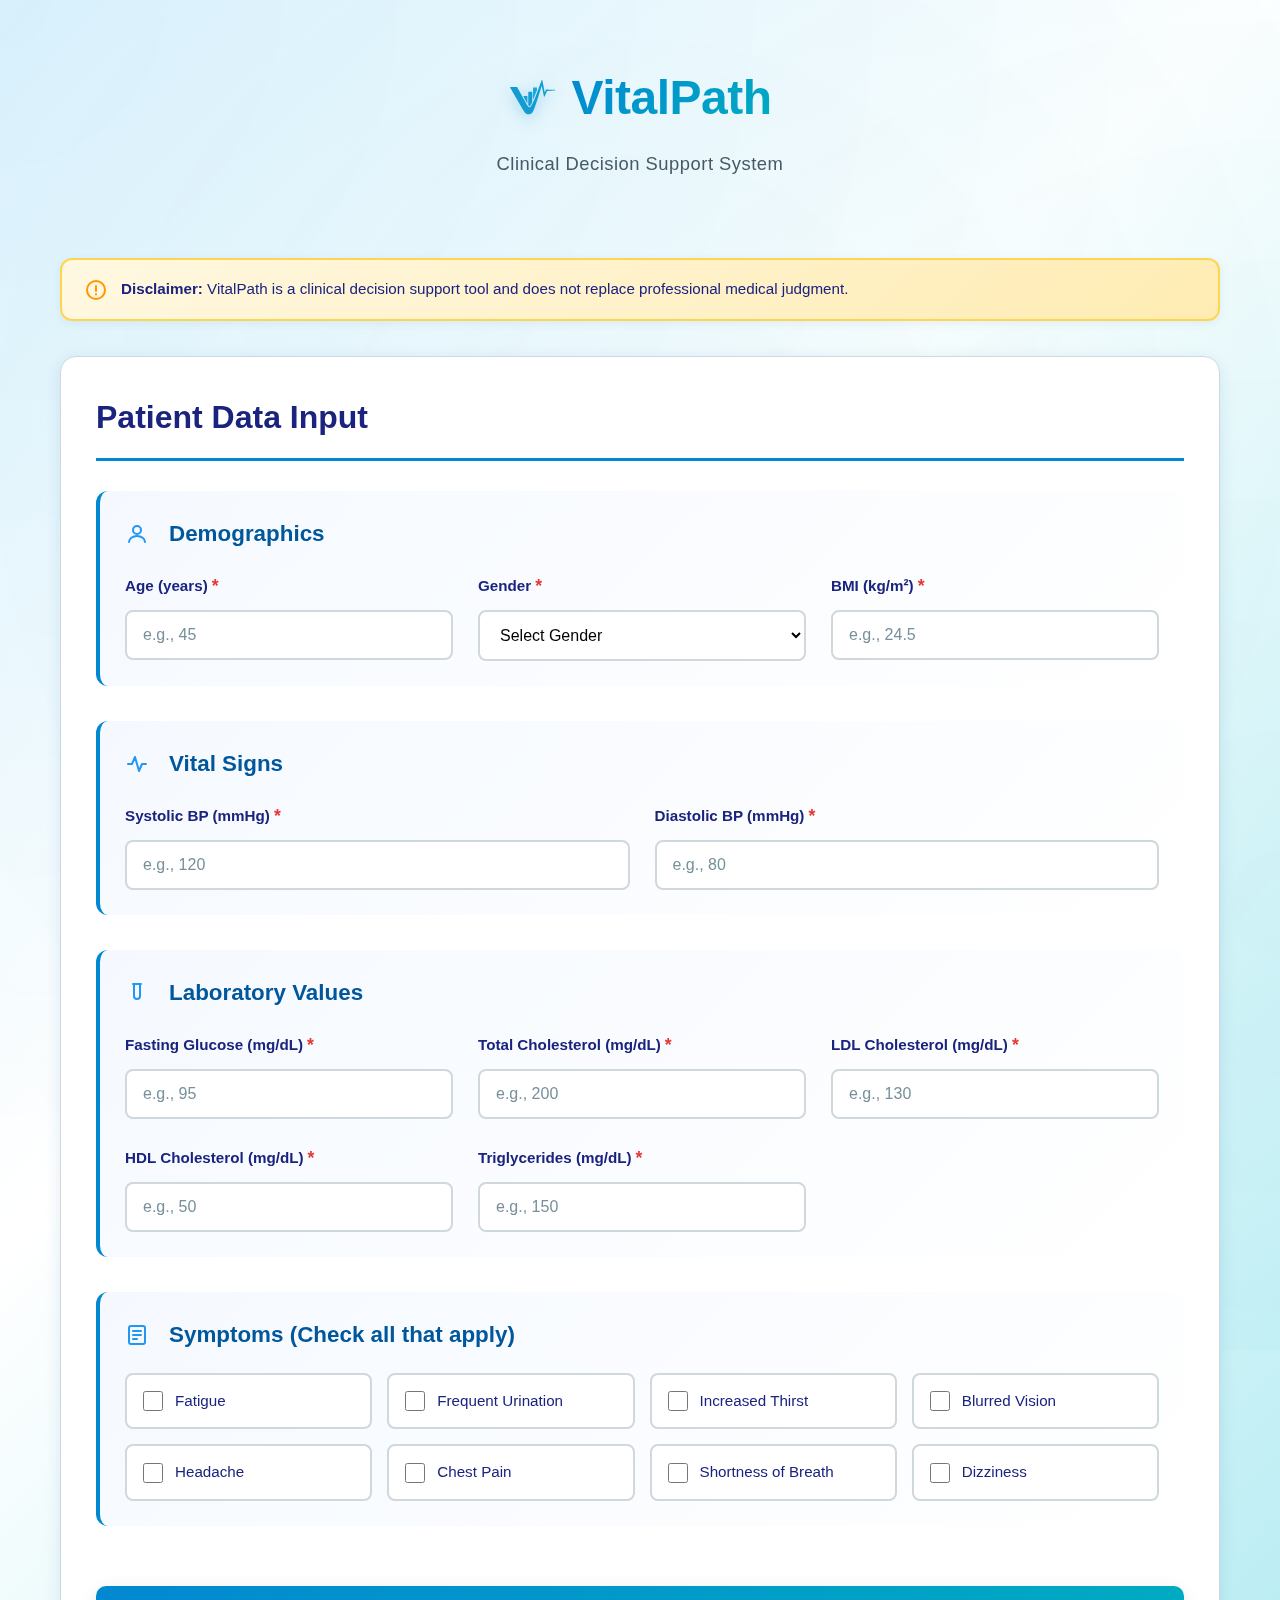
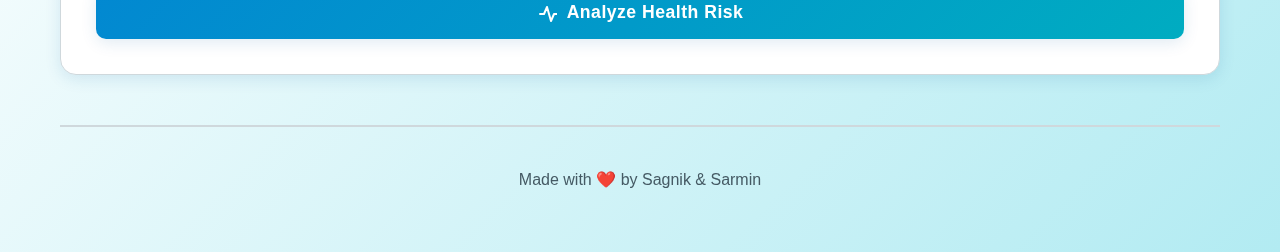
<file: index.html>
<!DOCTYPE html>
<html lang="en">
<head>
    <meta charset="UTF-8">
    <meta name="viewport" content="width=device-width, initial-scale=1.0">
    <title>VitalPath - Clinical Decision Support</title>
    <link rel="stylesheet" href="assets/css/style.css">
</head>
<body>
    <div class="container">
        <header>
            <div class="logo-section">
                <!-- Placeholder for custom icon - replace with your icon -->
                <img src="assets/icons/vital.svg" alt="VitalPath Logo" class="logo-icon" id="customLogoIcon">
                <h1>VitalPath</h1>
            </div>
            <p class="tagline">Clinical Decision Support System</p>
        </header>

        <div class="disclaimer">
            <svg width="20" height="20" viewBox="0 0 20 20" fill="none" xmlns="http://www.w3.org/2000/svg">
                <circle cx="10" cy="10" r="9" stroke="#FF9800" stroke-width="2"/>
                <path d="M10 6V11M10 14V14.5" stroke="#FF9800" stroke-width="2" stroke-linecap="round"/>
            </svg>
            <span><strong>Disclaimer:</strong> VitalPath is a clinical decision support tool and does not replace professional medical judgment.</span>
        </div>

        <div class="form-card">
            <h2>Patient Data Input</h2>
            
            <form id="patientForm">
                <!-- Demographics -->
                <div class="form-section">
                    <h3>
                        <svg width="24" height="24" viewBox="0 0 24 24" fill="none" xmlns="http://www.w3.org/2000/svg" class="section-icon">
                            <path d="M12 12C14.21 12 16 10.21 16 8C16 5.79 14.21 4 12 4C9.79 4 8 5.79 8 8C8 10.21 9.79 12 12 12Z" stroke="#2196F3" stroke-width="2"/>
                            <path d="M4 20C4 16.69 7.58 14 12 14C16.42 14 20 16.69 20 20" stroke="#2196F3" stroke-width="2" stroke-linecap="round"/>
                        </svg>
                        Demographics
                    </h3>
                    <div class="form-grid">
                        <div class="form-group">
                            <label for="age">Age (years) <span class="required">*</span></label>
                            <input type="number" id="age" name="age" min="18" max="120" required placeholder="e.g., 45">
                        </div>
                        <div class="form-group">
                            <label for="gender">Gender <span class="required">*</span></label>
                            <select id="gender" name="gender" required>
                                <option value="">Select Gender</option>
                                <option value="male">Male</option>
                                <option value="female">Female</option>
                            </select>
                        </div>
                        <div class="form-group">
                            <label for="bmi">BMI (kg/m²) <span class="required">*</span></label>
                            <input type="number" id="bmi" name="bmi" step="0.1" min="10" max="60" required placeholder="e.g., 24.5">
                        </div>
                    </div>
                </div>

                <!-- Vital Signs -->
                <div class="form-section">
                    <h3>
                        <svg width="24" height="24" viewBox="0 0 24 24" fill="none" xmlns="http://www.w3.org/2000/svg" class="section-icon">
                            <path d="M3 12H7L10 5L14 19L17 12H21" stroke="#2196F3" stroke-width="2" stroke-linecap="round" stroke-linejoin="round"/>
                        </svg>
                        Vital Signs
                    </h3>
                    <div class="form-grid">
                        <div class="form-group">
                            <label for="systolic">Systolic BP (mmHg) <span class="required">*</span></label>
                            <input type="number" id="systolic" name="systolic" min="70" max="250" required placeholder="e.g., 120">
                        </div>
                        <div class="form-group">
                            <label for="diastolic">Diastolic BP (mmHg) <span class="required">*</span></label>
                            <input type="number" id="diastolic" name="diastolic" min="40" max="150" required placeholder="e.g., 80">
                        </div>
                    </div>
                </div>

                <!-- Laboratory Values -->
                <div class="form-section">
                    <h3>
                        <svg width="24" height="24" viewBox="0 0 24 24" fill="none" xmlns="http://www.w3.org/2000/svg" class="section-icon">
                            <path d="M9 3V15A3 3 0 0012 18A3 3 0 0015 15V3" stroke="#2196F3" stroke-width="2" stroke-linecap="round"/>
                            <path d="M8 3H16" stroke="#2196F3" stroke-width="2" stroke-linecap="round"/>
                        </svg>
                        Laboratory Values
                    </h3>
                    <div class="form-grid">
                        <div class="form-group">
                            <label for="glucose">Fasting Glucose (mg/dL) <span class="required">*</span></label>
                            <input type="number" id="glucose" name="glucose" min="50" max="400" required placeholder="e.g., 95">
                        </div>
                        <div class="form-group">
                            <label for="totalCholesterol">Total Cholesterol (mg/dL) <span class="required">*</span></label>
                            <input type="number" id="totalCholesterol" name="totalCholesterol" min="100" max="400" required placeholder="e.g., 200">
                        </div>
                        <div class="form-group">
                            <label for="ldl">LDL Cholesterol (mg/dL) <span class="required">*</span></label>
                            <input type="number" id="ldl" name="ldl" min="50" max="300" required placeholder="e.g., 130">
                        </div>
                        <div class="form-group">
                            <label for="hdl">HDL Cholesterol (mg/dL) <span class="required">*</span></label>
                            <input type="number" id="hdl" name="hdl" min="20" max="100" required placeholder="e.g., 50">
                        </div>
                        <div class="form-group">
                            <label for="triglycerides">Triglycerides (mg/dL) <span class="required">*</span></label>
                            <input type="number" id="triglycerides" name="triglycerides" min="50" max="500" required placeholder="e.g., 150">
                        </div>
                    </div>
                </div>

                <!-- Symptoms -->
                <div class="form-section">
                    <h3>
                        <svg width="24" height="24" viewBox="0 0 24 24" fill="none" xmlns="http://www.w3.org/2000/svg" class="section-icon">
                            <rect x="4" y="3" width="16" height="18" rx="2" stroke="#2196F3" stroke-width="2" stroke-linecap="round"/>
                            <path d="M8 8H16M8 12H16M8 16H12" stroke="#2196F3" stroke-width="2" stroke-linecap="round"/>
                        </svg>
                        Symptoms (Check all that apply)
                    </h3>
                    <div class="symptoms-grid">
                        <label class="checkbox-label">
                            <input type="checkbox" name="symptoms" value="fatigue">
                            <span>Fatigue</span>
                        </label>
                        <label class="checkbox-label">
                            <input type="checkbox" name="symptoms" value="frequent_urination">
                            <span>Frequent Urination</span>
                        </label>
                        <label class="checkbox-label">
                            <input type="checkbox" name="symptoms" value="increased_thirst">
                            <span>Increased Thirst</span>
                        </label>
                        <label class="checkbox-label">
                            <input type="checkbox" name="symptoms" value="blurred_vision">
                            <span>Blurred Vision</span>
                        </label>
                        <label class="checkbox-label">
                            <input type="checkbox" name="symptoms" value="headache">
                            <span>Headache</span>
                        </label>
                        <label class="checkbox-label">
                            <input type="checkbox" name="symptoms" value="chest_pain">
                            <span>Chest Pain</span>
                        </label>
                        <label class="checkbox-label">
                            <input type="checkbox" name="symptoms" value="shortness_of_breath">
                            <span>Shortness of Breath</span>
                        </label>
                        <label class="checkbox-label">
                            <input type="checkbox" name="symptoms" value="dizziness">
                            <span>Dizziness</span>
                        </label>
                    </div>
                </div>

                <button type="submit" class="btn-primary">
                    <svg width="20" height="20" viewBox="0 0 20 20" fill="none" xmlns="http://www.w3.org/2000/svg">
                        <path d="M3 12H7L10 5L14 19L17 12H21" stroke="white" stroke-width="2" stroke-linecap="round" stroke-linejoin="round"/>
                    </svg>
                    Analyze Health Risk
                </button>
            </form>
        </div>

        <footer>
            <p>Made with ❤️ by Sagnik & Sarmin</p>
        </footer>
    </div>

    <script src="assets/js/app.js"></script>
</body>
</html>
</file>
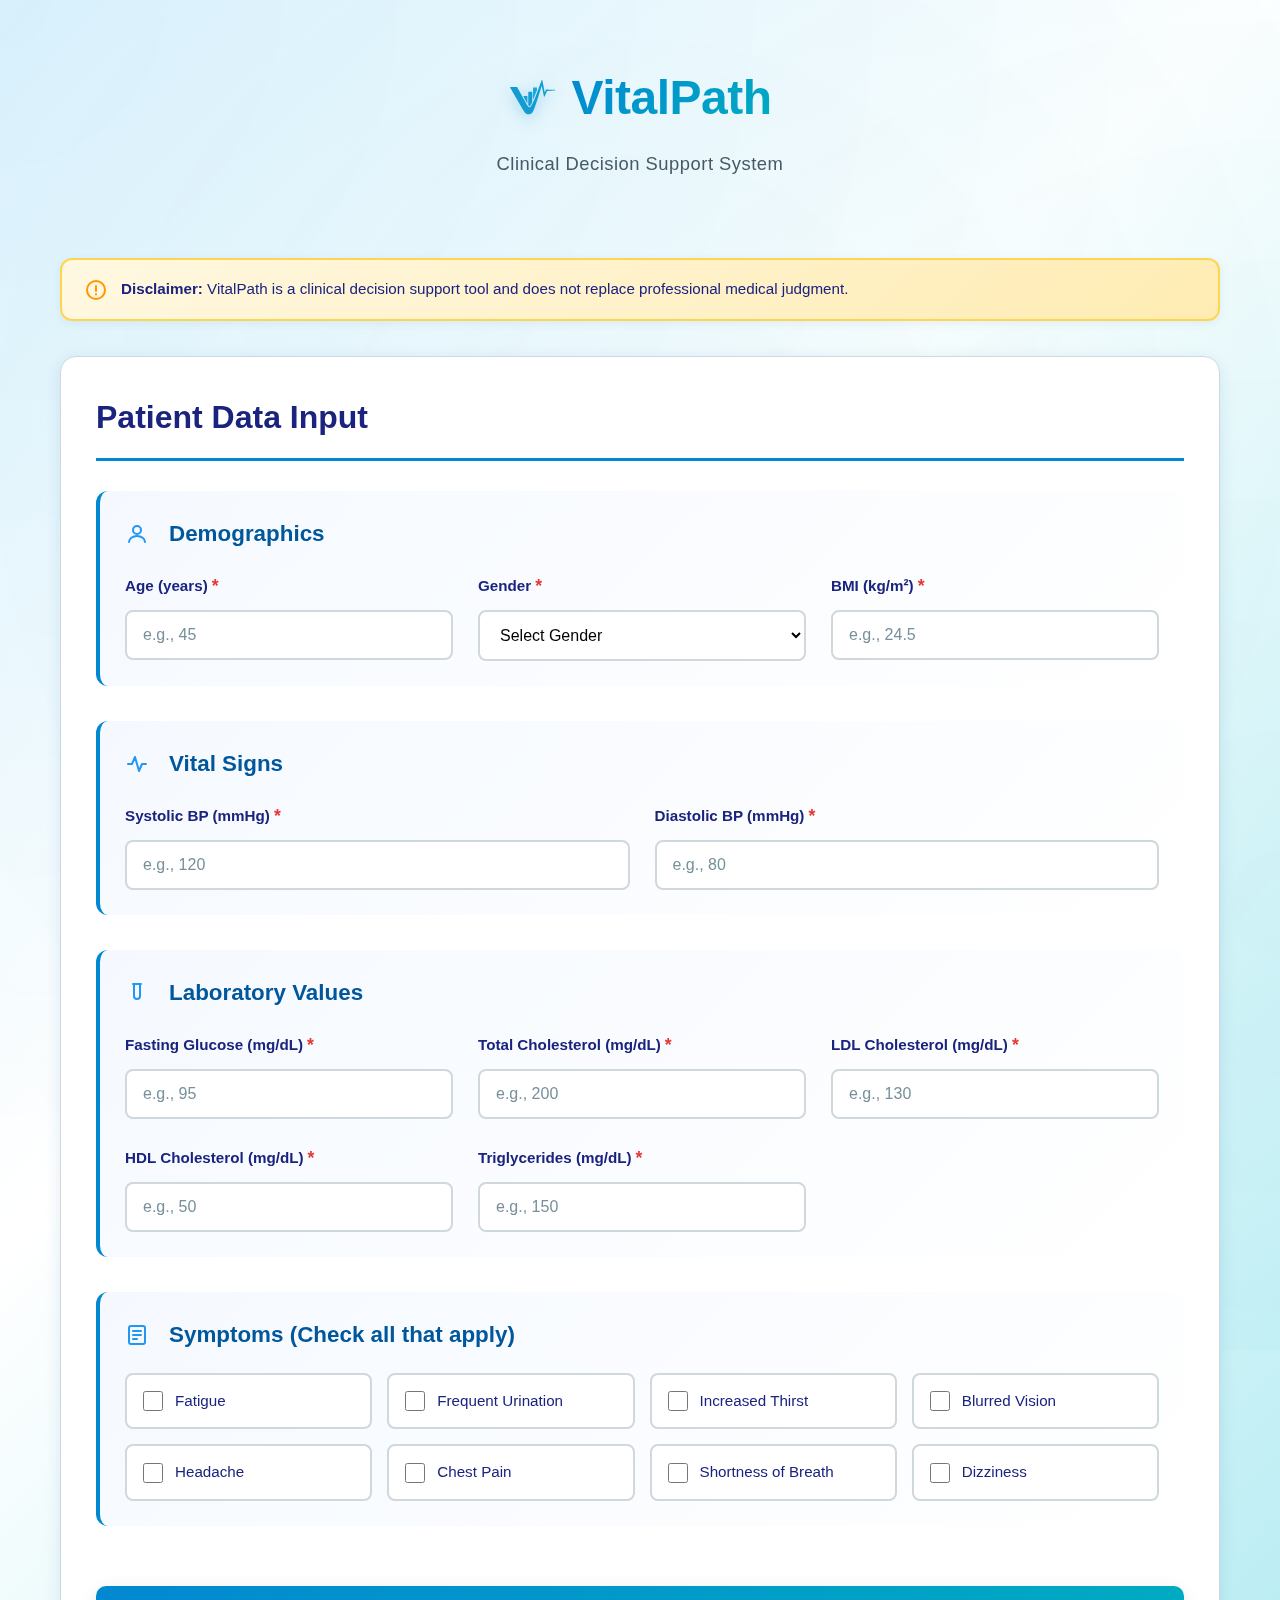
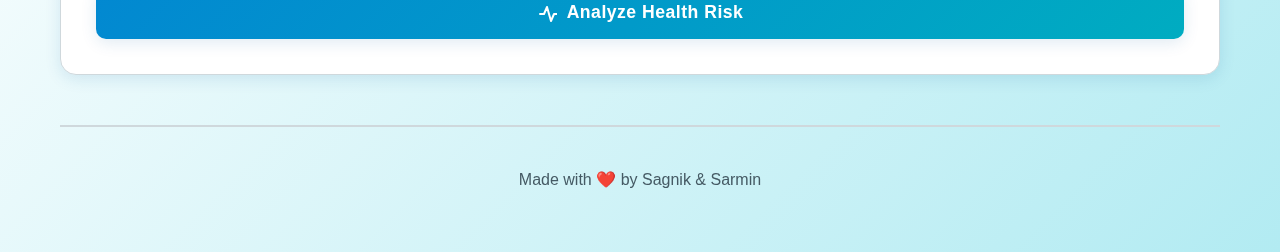
<file: results.html>
<!DOCTYPE html>
<html lang="en">
<head>
    <meta charset="UTF-8">
    <meta name="viewport" content="width=device-width, initial-scale=1.0">
    <title>VitalPath - Analysis Results</title>
    <link rel="stylesheet" href="assets/css/style.css">
</head>
<body>
    <div class="container">
        <header>
            <div class="logo-section">
                <img src="assets/icons/vital.svg" alt="VitalPath Logo" class="logo-icon" id="customLogoIcon">
                <h1>VitalPath</h1>
            </div>
            <p class="tagline">Clinical Decision Support System</p>
        </header>

        <div class="disclaimer">
            <svg width="20" height="20" viewBox="0 0 20 20" fill="none" xmlns="http://www.w3.org/2000/svg">
                <circle cx="10" cy="10" r="9" stroke="#FF9800" stroke-width="2"/>
                <path d="M10 6V11M10 14V14.5" stroke="#FF9800" stroke-width="2" stroke-linecap="round"/>
            </svg>
            <span><strong>Disclaimer:</strong> VitalPath is a clinical decision support tool and does not replace professional medical judgment.</span>
        </div>

        <div class="results-header">
            <h2>
                <svg width="28" height="28" viewBox="0 0 24 24" fill="none" xmlns="http://www.w3.org/2000/svg" style="vertical-align: middle; margin-right: 10px;">
                    <path d="M9 11L12 14L22 4" stroke="#2196F3" stroke-width="2" stroke-linecap="round" stroke-linejoin="round"/>
                    <path d="M21 12V19C21 20.1 20.1 21 19 21H5C3.9 21 3 20.1 3 19V5C3 3.9 3.9 3 5 3H16" stroke="#2196F3" stroke-width="2" stroke-linecap="round"/>
                </svg>
                Clinical Analysis Results
            </h2>
            <a href="index.html" class="btn-secondary">
                <svg width="18" height="18" viewBox="0 0 20 20" fill="none" xmlns="http://www.w3.org/2000/svg" style="vertical-align: middle; margin-right: 5px;">
                    <path d="M10 18C14.4183 18 18 14.4183 18 10C18 5.58172 14.4183 2 10 2C5.58172 2 2 5.58172 2 10C2 14.4183 5.58172 18 10 18Z" stroke="currentColor" stroke-width="2"/>
                    <path d="M10 6V10L13 13" stroke="currentColor" stroke-width="2" stroke-linecap="round"/>
                </svg>
                New Analysis
            </a>
        </div>

        <!-- Executive Summary -->
        <div class="card executive-summary">
            <h3>
                <svg width="24" height="24" viewBox="0 0 24 24" fill="none" xmlns="http://www.w3.org/2000/svg" style="vertical-align: middle; margin-right: 8px;">
                    <path d="M14 2H6C4.9 2 4 2.9 4 4V20C4 21.1 4.9 22 6 22H18C19.1 22 20 21.1 20 20V8L14 2Z" stroke="#2196F3" stroke-width="2"/>
                    <path d="M14 2V8H20" stroke="#2196F3" stroke-width="2"/>
                    <path d="M16 13H8M16 17H8M10 9H8" stroke="#2196F3" stroke-width="2" stroke-linecap="round"/>
                </svg>
                Executive Summary
            </h3>
            <div id="executiveSummary"></div>
        </div>

        <!-- Patient Summary -->
        <div class="card" id="patientSummary">
            <h3>
                <svg width="24" height="24" viewBox="0 0 24 24" fill="none" xmlns="http://www.w3.org/2000/svg" style="vertical-align: middle; margin-right: 8px;">
                    <path d="M12 12C14.21 12 16 10.21 16 8C16 5.79 14.21 4 12 4C9.79 4 8 5.79 8 8C8 10.21 9.79 12 12 12Z" stroke="#2196F3" stroke-width="2"/>
                    <path d="M4 20C4 16.69 7.58 14 12 14C16.42 14 20 16.69 20 20" stroke="#2196F3" stroke-width="2" stroke-linecap="round"/>
                </svg>
                Comprehensive Patient Profile
            </h3>
            <div id="summaryContent"></div>
        </div>

        <!-- Risk Assessment -->
        <div class="card">
            <h3>
                <svg width="24" height="24" viewBox="0 0 24 24" fill="none" xmlns="http://www.w3.org/2000/svg" style="vertical-align: middle; margin-right: 8px;">
                    <path d="M12 2L2 7L12 12L22 7L12 2Z" stroke="#2196F3" stroke-width="2" stroke-linecap="round" stroke-linejoin="round"/>
                    <path d="M2 17L12 22L22 17" stroke="#2196F3" stroke-width="2" stroke-linecap="round" stroke-linejoin="round"/>
                    <path d="M2 12L12 17L22 12" stroke="#2196F3" stroke-width="2" stroke-linecap="round" stroke-linejoin="round"/>
                </svg>
                Differential Diagnosis & Risk Stratification
            </h3>
            <p class="section-description">Ranked list of potential conditions with detailed clinical analysis and evidence-based reasoning</p>
            <div id="conditionsList"></div>
        </div>

        <!-- Diagnostic Tests -->
        <div class="card">
            <h3>
                <svg width="24" height="24" viewBox="0 0 24 24" fill="none" xmlns="http://www.w3.org/2000/svg" style="vertical-align: middle; margin-right: 8px;">
                    <path d="M8 3V7C8 7 8 9 6 9C4 9 4 7 4 7V3" stroke="#2196F3" stroke-width="2" stroke-linecap="round"/>
                    <path d="M6 9V21" stroke="#2196F3" stroke-width="2" stroke-linecap="round"/>
                    <path d="M4 21H8" stroke="#2196F3" stroke-width="2" stroke-linecap="round"/>
                    <circle cx="15" cy="8" r="4" stroke="#2196F3" stroke-width="2"/>
                    <path d="M15 12V21" stroke="#2196F3" stroke-width="2" stroke-linecap="round"/>
                    <path d="M13 21H17" stroke="#2196F3" stroke-width="2" stroke-linecap="round"/>
                </svg>
                Evidence-Based Diagnostic Testing Recommendations
            </h3>
            <p class="section-description">Comprehensive laboratory and imaging studies to confirm or rule out identified conditions</p>
            <div id="diagnosticTests"></div>
        </div>

        <!-- Care Pathways -->
        <div class="card">
            <h3>
                <svg width="24" height="24" viewBox="0 0 24 24" fill="none" xmlns="http://www.w3.org/2000/svg" style="vertical-align: middle; margin-right: 8px;">
                    <path d="M20.84 4.61C20.3945 4.16454 19.8034 3.91848 19.19 3.91848C18.5766 3.91848 17.9855 4.16454 17.54 4.61L8.74 13.41C8.39689 13.7524 8.14526 14.1758 8.00998 14.6406C7.87471 15.1053 7.86019 15.5971 7.96798 16.0688L8.85998 20.01L12.8 19.12C13.2717 19.0122 13.7635 18.9977 14.2282 19.133C14.693 19.2683 15.1164 19.5199 15.4588 19.863L15.46 19.86L19.46 15.86C19.9055 15.4145 20.1515 14.8234 20.1515 14.21C20.1515 13.5966 19.9055 13.0055 19.46 12.56L20.84 4.61Z" stroke="#2196F3" stroke-width="2" stroke-linecap="round" stroke-linejoin="round"/>
                    <path d="M15 7L17 9" stroke="#2196F3" stroke-width="2" stroke-linecap="round"/>
                </svg>
                Comprehensive Clinical Management Pathways
            </h3>
            <p class="section-description">Evidence-based treatment protocols and multidisciplinary care coordination strategies</p>
            <div id="carePathways"></div>
        </div>

        <!-- Clinical Notes -->
        <div class="card">
            <h3>
                <svg width="24" height="24" viewBox="0 0 24 24" fill="none" xmlns="http://www.w3.org/2000/svg" style="vertical-align: middle; margin-right: 8px;">
                    <path d="M14 2H6C4.9 2 4 2.9 4 4V20C4 21.1 4.9 22 6 22H18C19.1 22 20 21.1 20 20V8L14 2Z" stroke="#2196F3" stroke-width="2"/>
                    <path d="M14 2V8H20M16 13H8M16 17H8M10 9H8" stroke="#2196F3" stroke-width="2" stroke-linecap="round"/>
                </svg>
                Clinical Decision Support Notes
            </h3>
            <div id="clinicalNotes"></div>
        </div>

        <footer>
            <p>Made with ❤️ by Sagnik & Sarmin</p>
        </footer>
    </div>

    <script src="assets/js/rules.js"></script>
    <script src="assets/js/knowledge.js"></script>
    <script src="assets/js/engine.js"></script>
    <script src="assets/js/results-display.js"></script>
</body>
</html>
</file>
<file: assets/css/style.css>
/* =============================================
   VitalPath - Global Styles
   ============================================= */

:root {
    --primary-blue: #0288D1;
    --primary-light: #4FC3F7;
    --primary-dark: #01579B;
    --accent-teal: #00ACC1;
    --accent-cyan: #00BCD4;
    --success-green: #43A047;
    --warning-orange: #FB8C00;
    --danger-red: #E53935;
    --text-dark: #1A237E;
    --text-medium: #455A64;
    --text-light: #78909C;
    --bg-white: #FFFFFF;
    --bg-light: #ECEFF1;
    --bg-gradient-start: #E1F5FE;
    --bg-gradient-end: #B2EBF2;
    --border-light: #CFD8DC;
    --shadow-sm: 0 2px 8px rgba(1, 87, 155, 0.08);
    --shadow-md: 0 4px 16px rgba(1, 87, 155, 0.12);
    --shadow-lg: 0 8px 32px rgba(1, 87, 155, 0.16);
    --shadow-xl: 0 12px 48px rgba(1, 87, 155, 0.2);
}

* {
    margin: 0;
    padding: 0;
    box-sizing: border-box;
}

body {
    font-family: 'Inter', -apple-system, BlinkMacSystemFont, 'Segoe UI', Roboto, 'Helvetica Neue', Arial, sans-serif;
    background: linear-gradient(135deg, var(--bg-gradient-start) 0%, #FFFFFF 40%, var(--bg-gradient-end) 100%);
    min-height: 100vh;
    color: var(--text-dark);
    line-height: 1.6;
    position: relative;
    overflow-x: hidden;
}

/* Enhanced medical background pattern */
body::before {
    content: '';
    position: fixed;
    top: -50%;
    left: -50%;
    width: 200%;
    height: 200%;
    background: 
        radial-gradient(circle at 25% 25%, rgba(2, 136, 209, 0.04) 0%, transparent 50%),
        radial-gradient(circle at 75% 75%, rgba(0, 188, 212, 0.04) 0%, transparent 50%),
        radial-gradient(circle at 50% 50%, rgba(0, 172, 193, 0.03) 0%, transparent 60%);
    pointer-events: none;
    z-index: 0;
    animation: subtleFloat 20s ease-in-out infinite;
}

@keyframes subtleFloat {
    0%, 100% { transform: translate(0, 0) rotate(0deg); }
    50% { transform: translate(2%, 2%) rotate(1deg); }
}

.container {
    max-width: 1200px;
    margin: 0 auto;
    padding: 20px;
    position: relative;
    z-index: 1;
}

/* =============================================
   Header
   ============================================= */

header {
    text-align: center;
    margin-bottom: 40px;
    padding: 40px 0;
    animation: fadeInDown 0.8s ease-out;
}

@keyframes fadeInDown {
    from {
        opacity: 0;
        transform: translateY(-20px);
    }
    to {
        opacity: 1;
        transform: translateY(0);
    }
}

.logo-section {
    display: flex;
    align-items: center;
    justify-content: center;
    gap: 15px;
    margin-bottom: 12px;
}

.logo-icon {
    width: 48px;
    height: 48px;
    filter: drop-shadow(0 4px 8px rgba(2, 136, 209, 0.3));
    animation: pulse 2s ease-in-out infinite;
}

@keyframes pulse {
    0%, 100% { transform: scale(1); }
    50% { transform: scale(1.05); }
}

h1 {
    font-size: 3rem;
    background: linear-gradient(135deg, var(--primary-blue) 0%, var(--accent-teal) 100%);
    -webkit-background-clip: text;
    -webkit-text-fill-color: transparent;
    background-clip: text;
    font-weight: 800;
    letter-spacing: -0.5px;
}

.tagline {
    font-size: 1.15rem;
    color: var(--text-medium);
    font-weight: 500;
    letter-spacing: 0.5px;
}

/* =============================================
   Disclaimer
   ============================================= */

.disclaimer {
    background: linear-gradient(135deg, #FFF8E1 0%, #FFECB3 100%);
    border: 2px solid #FFD54F;
    border-radius: 12px;
    padding: 18px 24px;
    margin-bottom: 35px;
    display: flex;
    align-items: center;
    gap: 15px;
    box-shadow: var(--shadow-sm);
    animation: fadeIn 1s ease-out 0.2s both;
}

@keyframes fadeIn {
    from { opacity: 0; }
    to { opacity: 1; }
}

.disclaimer svg {
    flex-shrink: 0;
}

.disclaimer span {
    font-size: 0.95rem;
    color: var(--text-dark);
    line-height: 1.5;
}

/* =============================================
   Cards
   ============================================= */

.card, .form-card {
    background: var(--bg-white);
    border-radius: 16px;
    padding: 35px;
    margin-bottom: 30px;
    box-shadow: var(--shadow-md);
    border: 1px solid var(--border-light);
    transition: all 0.3s ease;
    animation: fadeInUp 0.8s ease-out;
}

@keyframes fadeInUp {
    from {
        opacity: 0;
        transform: translateY(30px);
    }
    to {
        opacity: 1;
        transform: translateY(0);
    }
}

.card:hover, .form-card:hover {
    box-shadow: var(--shadow-lg);
    transform: translateY(-2px);
}

.form-card h2 {
    font-size: 2rem;
    color: var(--text-dark);
    margin-bottom: 30px;
    padding-bottom: 15px;
    border-bottom: 3px solid var(--primary-blue);
    display: flex;
    align-items: center;
    gap: 10px;
}

.card h3 {
    font-size: 1.6rem;
    color: var(--text-dark);
    margin-bottom: 20px;
    display: flex;
    align-items: center;
}

.section-icon {
    margin-right: 10px;
    flex-shrink: 0;
}

.section-description {
    color: var(--text-medium);
    margin-bottom: 25px;
    font-size: 1rem;
    font-style: italic;
}

/* =============================================
   Forms
   ============================================= */

.form-section {
    margin-bottom: 35px;
    padding: 25px;
    background: linear-gradient(135deg, #F5F9FF 0%, #FFFFFF 100%);
    border-radius: 12px;
    border-left: 4px solid var(--primary-blue);
}

.form-section h3 {
    font-size: 1.4rem;
    color: var(--primary-dark);
    margin-bottom: 20px;
    display: flex;
    align-items: center;
    gap: 10px;
}

.form-grid {
    display: grid;
    grid-template-columns: repeat(auto-fit, minmax(280px, 1fr));
    gap: 25px;
}

.form-group {
    display: flex;
    flex-direction: column;
}

.form-group label {
    font-size: 0.95rem;
    font-weight: 600;
    color: var(--text-dark);
    margin-bottom: 10px;
    display: flex;
    align-items: center;
}

.required {
    color: var(--danger-red);
    margin-left: 4px;
    font-size: 1.1rem;
}

.form-group input,
.form-group select {
    padding: 14px 16px;
    border: 2px solid var(--border-light);
    border-radius: 8px;
    font-size: 1rem;
    transition: all 0.3s ease;
    background: var(--bg-white);
    font-family: inherit;
}

.form-group input:focus,
.form-group select:focus {
    outline: none;
    border-color: var(--primary-blue);
    box-shadow: 0 0 0 4px rgba(2, 136, 209, 0.1);
    transform: translateY(-1px);
}

.form-group input::placeholder {
    color: var(--text-light);
}

/* Symptoms checkboxes */
.symptoms-grid {
    display: grid;
    grid-template-columns: repeat(auto-fill, minmax(220px, 1fr));
    gap: 15px;
}

.checkbox-label {
    display: flex;
    align-items: center;
    gap: 12px;
    padding: 14px 16px;
    border: 2px solid var(--border-light);
    border-radius: 8px;
    cursor: pointer;
    transition: all 0.3s ease;
    background: var(--bg-white);
}

.checkbox-label:hover {
    background: linear-gradient(135deg, #E1F5FE 0%, #FFFFFF 100%);
    border-color: var(--primary-light);
    transform: translateY(-2px);
    box-shadow: var(--shadow-sm);
}

.checkbox-label input[type="checkbox"] {
    width: 20px;
    height: 20px;
    cursor: pointer;
    accent-color: var(--primary-blue);
}

.checkbox-label input[type="checkbox"]:checked + span {
    color: var(--primary-blue);
    font-weight: 600;
}

.checkbox-label span {
    font-size: 0.95rem;
    color: var(--text-dark);
    transition: all 0.3s ease;
}

/* =============================================
   Buttons
   ============================================= */

.btn-primary, .btn-secondary {
    padding: 16px 40px;
    border: none;
    border-radius: 10px;
    font-size: 1.1rem;
    font-weight: 700;
    cursor: pointer;
    transition: all 0.3s ease;
    text-decoration: none;
    display: inline-flex;
    align-items: center;
    justify-content: center;
    gap: 10px;
    text-align: center;
    font-family: inherit;
    letter-spacing: 0.5px;
}

.btn-primary {
    background: linear-gradient(135deg, var(--primary-blue) 0%, var(--accent-teal) 100%);
    color: white;
    box-shadow: var(--shadow-md);
    width: 100%;
    margin-top: 25px;
}

.btn-primary:hover {
    transform: translateY(-3px);
    box-shadow: var(--shadow-xl);
    background: linear-gradient(135deg, var(--primary-dark) 0%, var(--primary-blue) 100%);
}

.btn-primary:active {
    transform: translateY(-1px);
}

.btn-secondary {
    background: var(--bg-white);
    color: var(--primary-blue);
    border: 2px solid var(--primary-blue);
    box-shadow: var(--shadow-sm);
}

.btn-secondary:hover {
    background: var(--primary-blue);
    color: white;
    transform: translateY(-2px);
    box-shadow: var(--shadow-md);
}

/* =============================================
   Results Page
   ============================================= */

.results-header {
    display: flex;
    justify-content: space-between;
    align-items: center;
    margin-bottom: 30px;
    flex-wrap: wrap;
    gap: 20px;
}

.results-header h2 {
    font-size: 2.2rem;
    color: var(--text-dark);
    display: flex;
    align-items: center;
}

/* Patient Summary */
.summary-grid {
    display: grid;
    grid-template-columns: repeat(auto-fit, minmax(220px, 1fr));
    gap: 25px;
}

.summary-item {
    display: flex;
    flex-direction: column;
    gap: 8px;
    padding: 16px;
    background: linear-gradient(135deg, #E3F2FD 0%, #FFFFFF 100%);
    border-radius: 10px;
    border-left: 4px solid var(--primary-blue);
}

.summary-label {
    font-size: 0.9rem;
    color: var(--text-medium);
    font-weight: 600;
    text-transform: uppercase;
    letter-spacing: 0.5px;
}

.summary-value {
    font-size: 1.3rem;
    color: var(--primary-dark);
    font-weight: 700;
}

/* Conditions */
.condition-card {
    border: 2px solid var(--border-light);
    border-radius: 12px;
    padding: 25px;
    margin-bottom: 25px;
    background: linear-gradient(135deg, #FAFAFA 0%, #FFFFFF 100%);
    transition: all 0.3s ease;
}

.condition-card:hover {
    border-color: var(--primary-light);
    box-shadow: var(--shadow-md);
    transform: translateX(5px);
}

.condition-header {
    display: flex;
    justify-content: space-between;
    align-items: center;
    margin-bottom: 20px;
    flex-wrap: wrap;
    gap: 15px;
}

.condition-title-section {
    display: flex;
    align-items: center;
    gap: 15px;
}

.condition-rank {
    background: linear-gradient(135deg, var(--primary-blue) 0%, var(--accent-teal) 100%);
    color: white;
    width: 40px;
    height: 40px;
    border-radius: 50%;
    display: flex;
    align-items: center;
    justify-content: center;
    font-weight: 800;
    font-size: 1.1rem;
    box-shadow: var(--shadow-sm);
}

.condition-card h4 {
    font-size: 1.4rem;
    color: var(--text-dark);
    font-weight: 700;
}

.confidence-badge {
    padding: 8px 18px;
    border-radius: 24px;
    font-size: 0.85rem;
    font-weight: 700;
    text-transform: uppercase;
    letter-spacing: 0.5px;
    box-shadow: var(--shadow-sm);
}

.confidence-high {
    background: linear-gradient(135deg, #C8E6C9 0%, #A5D6A7 100%);
    color: #1B5E20;
}

.confidence-medium {
    background: linear-gradient(135deg, #FFE0B2 0%, #FFCC80 100%);
    color: #E65100;
}

.confidence-low {
    background: linear-gradient(135deg, #BBDEFB 0%, #90CAF9 100%);
    color: #0D47A1;
}

.condition-body {
    margin-top: 20px;
}

.contributing-factors,
.clinical-reasoning {
    margin-bottom: 20px;
}

.condition-body h5 {
    font-size: 1.05rem;
    color: var(--primary-dark);
    margin-bottom: 12px;
    font-weight: 700;
    display: flex;
    align-items: center;
}

.contributing-factors ul {
    list-style: none;
    padding-left: 0;
}

.contributing-factors li {
    padding: 10px 0;
    padding-left: 30px;
    position: relative;
    color: var(--text-dark);
    line-height: 1.6;
}

.contributing-factors li::before {
    content: '●';
    color: var(--primary-blue);
    font-size: 1.5rem;
    position: absolute;
    left: 8px;
    top: 6px;
}

.clinical-reasoning p {
    color: var(--text-medium);
    line-height: 1.8;
    font-size: 1rem;
}

/* Diagnostic Tests */
.tests-list {
    display: grid;
    gap: 15px;
}

.test-item {
    display: flex;
    align-items: center;
    gap: 15px;
    padding: 18px;
    background: linear-gradient(135deg, #E3F2FD 0%, #FFFFFF 100%);
    border-radius: 10px;
    border-left: 4px solid var(--primary-blue);
    transition: all 0.3s ease;
}

.test-item:hover {
    transform: translateX(8px);
    box-shadow: var(--shadow-sm);
}

.test-item span {
    font-size: 1rem;
    color: var(--text-dark);
    font-weight: 500;
}

/* Care Pathways */
.pathway-card {
    border: 2px solid var(--border-light);
    border-radius: 12px;
    padding: 25px;
    margin-bottom: 25px;
    background: var(--bg-white);
    transition: all 0.3s ease;
}

.pathway-card:hover {
    box-shadow: var(--shadow-md);
    border-color: var(--primary-light);
}

.pathway-card h4 {
    color: var(--primary-blue);
    margin-bottom: 20px;
    font-size: 1.3rem;
    font-weight: 700;
}

.pathway-steps {
    display: flex;
    flex-direction: column;
    gap: 18px;
}

.pathway-step {
    display: flex;
    align-items: flex-start;
    gap: 18px;
    padding: 15px;
    background: linear-gradient(135deg, #F5F9FF 0%, #FFFFFF 100%);
    border-radius: 8px;
    transition: all 0.3s ease;
}

.pathway-step:hover {
    background: linear-gradient(135deg, #E1F5FE 0%, #FFFFFF 100%);
    transform: translateX(5px);
}

.step-number {
    min-width: 32px;
    height: 32px;
    background: linear-gradient(135deg, var(--primary-blue) 0%, var(--accent-teal) 100%);
    color: white;
    border-radius: 50%;
    display: flex;
    align-items: center;
    justify-content: center;
    font-weight: 700;
    font-size: 0.9rem;
    flex-shrink: 0;
    box-shadow: var(--shadow-sm);
}

.pathway-step p {
    color: var(--text-dark);
    line-height: 1.7;
    font-size: 1rem;
}

.no-findings {
    text-align: center;
    padding: 40px;
    color: var(--text-medium);
    display: flex;
    flex-direction: column;
    align-items: center;
    gap: 15px;
}

.no-findings svg {
    margin-bottom: 10px;
}

.no-findings p {
    font-size: 1.1rem;
    font-style: italic;
}

/* =============================================
   Footer
   ============================================= */

footer {
    text-align: center;
    padding: 40px 0;
    margin-top: 50px;
    color: var(--text-medium);
    font-size: 1rem;
    border-top: 2px solid var(--border-light);
}

footer p {
    margin: 0;
    font-weight: 500;
}

/* =============================================
   Enhanced Results Sections
   ============================================= */

/* Executive Summary */
.executive-summary-content {
    display: flex;
    flex-direction: column;
    gap: 25px;
}

.risk-indicator {
    padding: 25px;
    border-radius: 12px;
    border-left: 6px solid;
}

.risk-indicator.risk-danger {
    background: linear-gradient(135deg, #FFEBEE 0%, #FFFFFF 100%);
    border-color: var(--danger-red);
}

.risk-indicator.risk-warning {
    background: linear-gradient(135deg, #FFF3E0 0%, #FFFFFF 100%);
    border-color: var(--warning-orange);
}

.risk-indicator.risk-success {
    background: linear-gradient(135deg, #E8F5E9 0%, #FFFFFF 100%);
    border-color: var(--success-green);
}

.risk-level {
    display: flex;
    justify-content: space-between;
    align-items: center;
    margin-bottom: 12px;
    flex-wrap: wrap;
}

.risk-label {
    font-size: 0.9rem;
    font-weight: 600;
    text-transform: uppercase;
    letter-spacing: 0.5px;
    color: var(--text-medium);
}

.risk-value {
    font-size: 2rem;
    font-weight: 800;
    color: var(--primary-dark);
}

.risk-message {
    font-size: 1.05rem;
    line-height: 1.7;
    color: var(--text-dark);
}

.clinical-summary-text {
    background: linear-gradient(135deg, #F5F9FF 0%, #FFFFFF 100%);
    padding: 20px;
    border-radius: 10px;
    border-left: 4px solid var(--primary-blue);
}

.clinical-summary-text h4 {
    color: var(--primary-dark);
    margin-bottom: 12px;
    font-size: 1.1rem;
}

.clinical-summary-text p {
    color: var(--text-dark);
    line-height: 1.8;
    font-size: 1rem;
}

.key-metrics {
    display: grid;
    grid-template-columns: repeat(auto-fit, minmax(200px, 1fr));
    gap: 20px;
}

.metric-item {
    text-align: center;
    padding: 20px;
    background: linear-gradient(135deg, #E3F2FD 0%, #FFFFFF 100%);
    border-radius: 10px;
    border: 2px solid var(--border-light);
}

.metric-label {
    display: block;
    font-size: 0.85rem;
    color: var(--text-medium);
    font-weight: 600;
    text-transform: uppercase;
    letter-spacing: 0.5px;
    margin-bottom: 8px;
}

.metric-value {
    display: block;
    font-size: 2.5rem;
    font-weight: 800;
    color: var(--primary-blue);
}

/* Patient Summary Sections */
.summary-section {
    margin-bottom: 30px;
    padding: 25px;
    background: linear-gradient(135deg, #FAFAFA 0%, #FFFFFF 100%);
    border-radius: 12px;
    border-left: 4px solid var(--primary-blue);
}

.summary-section-title {
    font-size: 1.2rem;
    color: var(--primary-dark);
    margin-bottom: 20px;
    display: flex;
    align-items: center;
    gap: 10px;
}

.summary-item {
    position: relative;
}

.summary-note {
    font-size: 0.85rem;
    color: var(--text-medium);
    font-style: italic;
    display: block;
    margin-top: 5px;
}

.summary-note.warning-text {
    color: var(--warning-orange);
    font-weight: 600;
}

.summary-note.danger-text {
    color: var(--danger-red);
    font-weight: 600;
}

.summary-note.success-text {
    color: var(--success-green);
    font-weight: 600;
}

.warning-text {
    color: var(--warning-orange);
}

.danger-text {
    color: var(--danger-red);
}

.success-text {
    color: var(--success-green);
}

.full-width {
    grid-column: 1 / -1;
}

.symptoms-display {
    display: flex;
    flex-wrap: wrap;
    gap: 10px;
    margin-bottom: 15px;
}

.symptom-badge {
    background: linear-gradient(135deg, var(--primary-blue) 0%, var(--accent-teal) 100%);
    color: white;
    padding: 8px 16px;
    border-radius: 20px;
    font-size: 0.9rem;
    font-weight: 600;
}

.symptom-note {
    font-size: 0.9rem;
    color: var(--text-medium);
    font-style: italic;
}

/* Enhanced Conditions */
.condition-subtitle {
    display: block;
    font-size: 0.85rem;
    color: var(--text-medium);
    font-weight: 500;
    margin-top: 5px;
}

.clinical-implications {
    margin-top: 20px;
    padding: 18px;
    background: linear-gradient(135deg, #FFF9C4 0%, #FFFFFF 100%);
    border-radius: 8px;
    border-left: 4px solid var(--warning-orange);
}

/* Test Categories */
.test-category {
    margin-bottom: 30px;
    padding: 25px;
    background: linear-gradient(135deg, #FAFAFA 0%, #FFFFFF 100%);
    border-radius: 12px;
    border: 2px solid var(--border-light);
}

.test-category-title {
    font-size: 1.3rem;
    margin-bottom: 10px;
    display: flex;
    align-items: center;
    gap: 10px;
}

.test-category-title.urgent {
    color: var(--danger-red);
}

.test-category-title.routine {
    color: var(--warning-orange);
}

.test-category-title.followup {
    color: var(--success-green);
}

.category-description {
    font-size: 0.95rem;
    color: var(--text-medium);
    margin-bottom: 20px;
    font-style: italic;
}

.test-item {
    display: flex;
    align-items: flex-start;
    gap: 15px;
    transition: all 0.3s ease;
}

.test-icon {
    flex-shrink: 0;
}

.test-content {
    flex: 1;
    display: flex;
    flex-direction: column;
    gap: 5px;
}

.test-name {
    font-size: 1.05rem;
    font-weight: 600;
    color: var(--text-dark);
}

.test-purpose {
    font-size: 0.9rem;
    color: var(--text-medium);
    font-style: italic;
}

.priority-urgent {
    border-left-color: var(--danger-red);
}

.priority-routine {
    border-left-color: var(--warning-orange);
}

.priority-followup {
    border-left-color: var(--success-green);
}

/* Enhanced Care Pathways */
.pathway-header {
    display: flex;
    justify-content: space-between;
    align-items: center;
    margin-bottom: 20px;
    padding-bottom: 15px;
    border-bottom: 2px solid var(--border-light);
    flex-wrap: wrap;
    gap: 15px;
}

.pathway-header h4 {
    display: flex;
    align-items: center;
    gap: 10px;
    margin: 0;
}

.pathway-badge {
    background: linear-gradient(135deg, var(--primary-light) 0%, var(--accent-teal) 100%);
    color: white;
    padding: 6px 14px;
    border-radius: 20px;
    font-size: 0.85rem;
    font-weight: 700;
}

.pathway-overview {
    background: linear-gradient(135deg, #E3F2FD 0%, #FFFFFF 100%);
    padding: 15px;
    border-radius: 8px;
    margin-bottom: 20px;
    border-left: 4px solid var(--primary-blue);
    font-size: 0.95rem;
    line-height: 1.7;
}

.pathway-step {
    display: flex;
    align-items: flex-start;
    gap: 18px;
    margin-bottom: 15px;
}

.step-content {
    flex: 1;
}

.step-category {
    display: inline-block;
    font-size: 0.75rem;
    font-weight: 700;
    text-transform: uppercase;
    letter-spacing: 0.5px;
    padding: 4px 10px;
    border-radius: 12px;
    margin-bottom: 8px;
}

.step-lifestyle .step-category {
    background: #C8E6C9;
    color: #1B5E20;
}

.step-monitoring .step-category {
    background: #BBDEFB;
    color: #0D47A1;
}

.step-referral .step-category {
    background: #F8BBD0;
    color: #880E4F;
}

.step-education .step-category {
    background: #FFE0B2;
    color: #E65100;
}

.step-clinical .step-category {
    background: #D1C4E9;
    color: #4527A0;
}

.step-timing {
    font-size: 0.85rem;
    color: var(--text-medium);
    font-style: italic;
    margin-top: 8px;
}

.pathway-footer {
    margin-top: 25px;
    padding-top: 20px;
    border-top: 2px solid var(--border-light);
}

.interdisciplinary-team,
.expected-outcomes {
    margin-bottom: 20px;
}

.interdisciplinary-team h5,
.expected-outcomes h5 {
    font-size: 1.05rem;
    color: var(--primary-dark);
    margin-bottom: 12px;
    display: flex;
    align-items: center;
    gap: 8px;
}

.team-members {
    display: flex;
    flex-wrap: wrap;
    gap: 10px;
}

.team-member {
    background: linear-gradient(135deg, #E3F2FD 0%, #BBDEFB 100%);
    color: var(--primary-dark);
    padding: 8px 14px;
    border-radius: 20px;
    font-size: 0.9rem;
    font-weight: 600;
}

.expected-outcomes p {
    font-size: 0.95rem;
    line-height: 1.7;
    color: var(--text-dark);
}

/* Clinical Notes */
.clinical-notes-content {
    display: flex;
    flex-direction: column;
    gap: 25px;
}

.notes-section h4 {
    color: var(--primary-dark);
    font-size: 1.2rem;
    margin-bottom: 15px;
    display: flex;
    align-items: center;
}

.metadata-grid {
    display: grid;
    grid-template-columns: repeat(auto-fit, minmax(250px, 1fr));
    gap: 20px;
}

.metadata-item {
    display: flex;
    flex-direction: column;
    gap: 5px;
}

.metadata-label {
    font-size: 0.85rem;
    color: var(--text-medium);
    font-weight: 600;
    text-transform: uppercase;
    letter-spacing: 0.5px;
}

.metadata-value {
    font-size: 1rem;
    color: var(--text-dark);
    font-weight: 600;
}

.clinical-notes-list {
    list-style: none;
    padding-left: 0;
}

.clinical-notes-list li {
    padding: 12px 0;
    padding-left: 30px;
    position: relative;
    color: var(--text-dark);
    line-height: 1.7;
}

.clinical-notes-list li::before {
    content: '→';
    color: var(--primary-blue);
    font-size: 1.3rem;
    font-weight: bold;
    position: absolute;
    left: 5px;
    top: 10px;
}

.considerations-grid {
    display: grid;
    gap: 20px;
}

.consideration-item {
    display: flex;
    align-items: flex-start;
    gap: 15px;
    padding: 18px;
    border-radius: 10px;
    border-left: 4px solid;
}

.consideration-item.warning {
    background: linear-gradient(135deg, #FFF3E0 0%, #FFFFFF 100%);
    border-color: var(--warning-orange);
}

.consideration-item.info {
    background: linear-gradient(135deg, #E3F2FD 0%, #FFFFFF 100%);
    border-color: var(--primary-blue);
}

.consideration-item.success {
    background: linear-gradient(135deg, #E8F5E9 0%, #FFFFFF 100%);
    border-color: var(--success-green);
}

.consideration-item svg {
    flex-shrink: 0;
}

.consideration-item div {
    flex: 1;
}

.consideration-item strong {
    display: block;
    font-size: 1rem;
    color: var(--text-dark);
    margin-bottom: 8px;
}

.consideration-item p {
    font-size: 0.95rem;
    color: var(--text-medium);
    line-height: 1.7;
    margin: 0;
}

.next-steps-list {
    list-style: none;
    counter-reset: step-counter;
    padding-left: 0;
}

.next-steps-list li {
    counter-increment: step-counter;
    padding: 15px 0 15px 50px;
    position: relative;
    color: var(--text-dark);
    line-height: 1.7;
}

.next-steps-list li::before {
    content: counter(step-counter);
    position: absolute;
    left: 10px;
    top: 12px;
    width: 30px;
    height: 30px;
    background: linear-gradient(135deg, var(--primary-blue) 0%, var(--accent-teal) 100%);
    color: white;
    border-radius: 50%;
    display: flex;
    align-items: center;
    justify-content: center;
    font-weight: 700;
    font-size: 0.9rem;
}

/* =============================================
   Responsive Design
   ============================================= */

@media (max-width: 768px) {
    h1 {
        font-size: 2.2rem;
    }

    .form-grid {
        grid-template-columns: 1fr;
    }

    .symptoms-grid {
        grid-template-columns: 1fr;
    }

    .results-header {
        flex-direction: column;
        align-items: flex-start;
    }

    .condition-header {
        flex-direction: column;
        align-items: flex-start;
    }

    .summary-grid {
        grid-template-columns: 1fr;
    }

    .form-section {
        padding: 20px;
    }

    .card, .form-card {
        padding: 25px;
    }
}

@media (max-width: 480px) {
    .container {
        padding: 15px;
    }

    h1 {
        font-size: 1.8rem;
    }

    .btn-primary, .btn-secondary {
        font-size: 1rem;
        padding: 14px 28px;
    }

    .logo-icon {
        width: 40px;
        height: 40px;
    }

    .form-card h2 {
        font-size: 1.6rem;
    }

    .card h3 {
        font-size: 1.3rem;
    }
}
</file>
